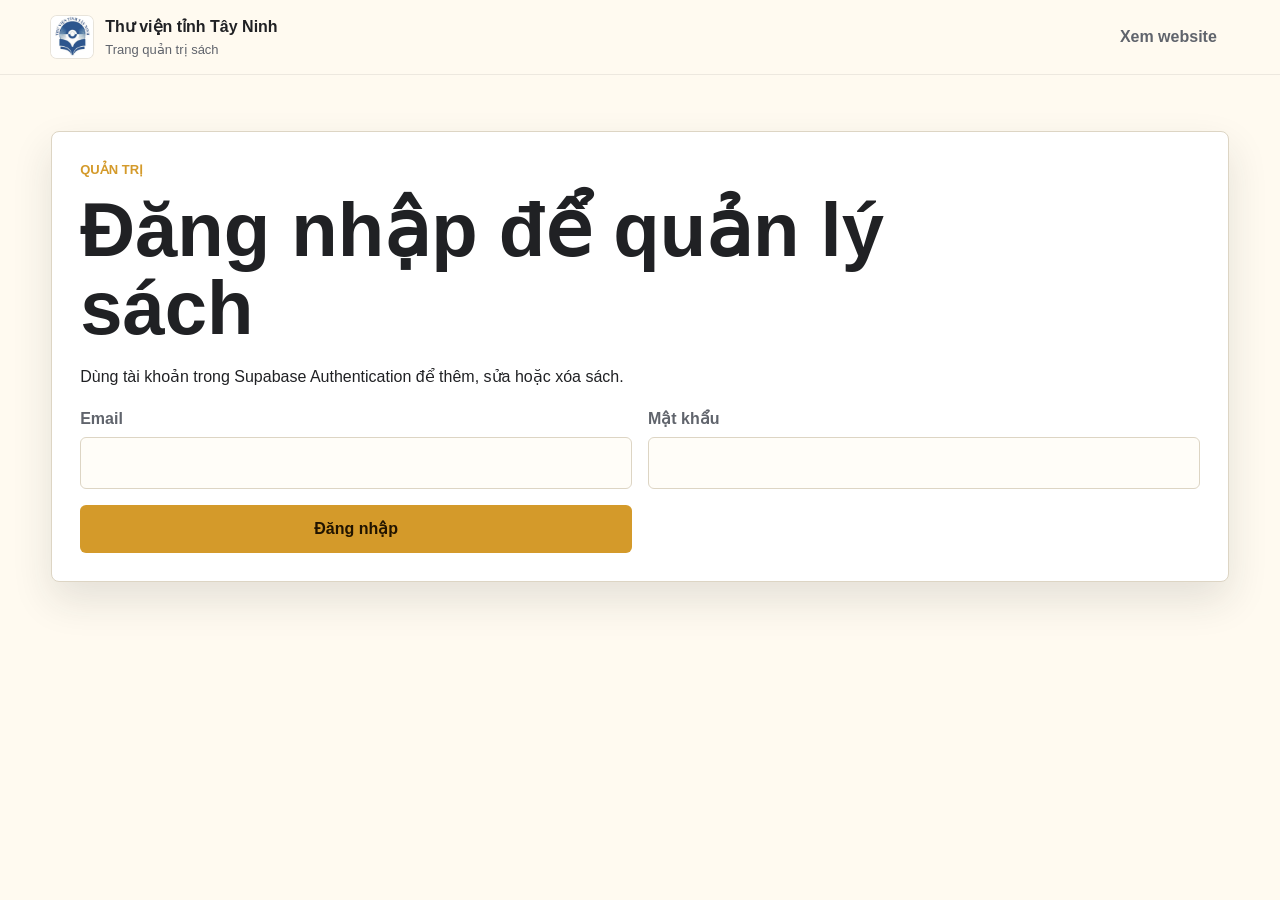
<file: admin.html>
<!doctype html>
<html lang="vi">
  <head>
    <meta charset="utf-8">
    <meta name="viewport" content="width=device-width, initial-scale=1">
    <title>Quản trị sách - Thư viện tỉnh Tây Ninh</title>
    <link rel="stylesheet" href="styles.css">
  </head>
  <body>
    <header class="topbar">
      <a class="brand" href="index.html#home" aria-label="Trang chủ Thư viện tỉnh Tây Ninh">
        <img class="brand-logo" src="assets/logo-thu-vien-tay-ninh.jpg" alt="Logo Thư viện tỉnh Tây Ninh">
        <span>
          <strong>Thư viện tỉnh Tây Ninh</strong>
          <small>Trang quản trị sách</small>
        </span>
      </a>
      <nav class="nav" aria-label="Điều hướng chính">
        <a href="index.html#sach">Xem website</a>
      </nav>
    </header>

    <main class="admin-page">
      <section class="admin-panel" id="loginPanel">
        <div>
          <p class="eyebrow">Quản trị</p>
          <h1>Đăng nhập để quản lý sách</h1>
          <p>Dùng tài khoản trong Supabase Authentication để thêm, sửa hoặc xóa sách.</p>
        </div>
        <form class="admin-form" id="loginForm">
          <label>
            Email
            <input name="email" type="email" required>
          </label>
          <label>
            Mật khẩu
            <input name="password" type="password" required>
          </label>
          <button class="button primary" type="submit">Đăng nhập</button>
        </form>
      </section>

      <section class="admin-panel hidden" id="editorPanel">
        <div class="admin-heading">
          <div>
            <p class="eyebrow">Database</p>
            <h1>Quản lý danh mục sách</h1>
          </div>
          <div class="admin-actions">
            <button class="button outline" id="importBooksButton" type="button">Nhập dữ liệu mẫu hiện có</button>
            <button class="button outline" id="newBookButton" type="button">Thêm sách mới</button>
          </div>
        </div>

        <div class="admin-message" id="adminMessage" role="status" aria-live="polite"></div>

        <div class="admin-settings">
          <div>
            <p class="eyebrow">Cuộc thi trực tuyến</p>
            <h2>Quản lý link dự thi</h2>
            <p>Link này sẽ được hiển thị ở nút “Mở link thi” và thẻ “Vào cuộc thi trực tuyến” trên trang chủ.</p>
          </div>
          <form class="admin-form contest-form" id="contestForm">
            <label class="wide">
              Link cuộc thi
              <input name="contestLink" type="url" placeholder="https://...">
            </label>
            <div class="admin-actions wide">
              <button class="button primary" type="submit">Lưu link thi</button>
              <a class="button outline" id="contestPreviewLink" href="https://thuvien.tayninh.gov.vn" target="_blank" rel="noreferrer">Mở link hiện tại</a>
            </div>
          </form>
        </div>

        <form class="admin-form book-editor" id="bookForm">
          <input name="id" type="hidden">
          <label>
            Tên sách
            <input name="title" type="text" required>
          </label>
          <label>
            Tác giả/nguồn
            <input name="author" type="text" required>
          </label>
          <label>
            Chủ đề
            <select name="category" required>
              <option value="lich-su">Lịch sử</option>
              <option value="ho-chi-minh">Hồ Chí Minh</option>
              <option value="thieu-nhi">Thiếu nhi</option>
              <option value="ky-nang">Kỹ năng</option>
              <option value="van-hoc">Văn học</option>
            </select>
          </label>
          <label>
            Nhãn hiển thị
            <input name="label" type="text" required>
          </label>
          <label>
            Đường dẫn ảnh bìa
            <input name="cover" type="text" placeholder="assets/books/ten-file.jpg">
          </label>
          <label>
            Link đọc online
            <input name="onlineUrl" type="url" placeholder="https://...">
          </label>
          <label>
            Thứ tự
            <input name="sortOrder" type="number" min="0" value="0">
          </label>
          <label class="wide">
            Giới thiệu sách
            <textarea name="desc" rows="5" required></textarea>
          </label>
          <div class="admin-actions wide">
            <button class="button primary" type="submit">Lưu sách</button>
            <button class="button outline" id="deleteBookButton" type="button">Xóa sách</button>
          </div>
        </form>

        <div class="admin-list" id="adminBookList"></div>
      </section>
    </main>

    <script src="supabase-config.js"></script>
    <script src="supabase-api.js"></script>
    <script src="script.js"></script>
    <script src="admin.js"></script>
  </body>
</html>
</file>
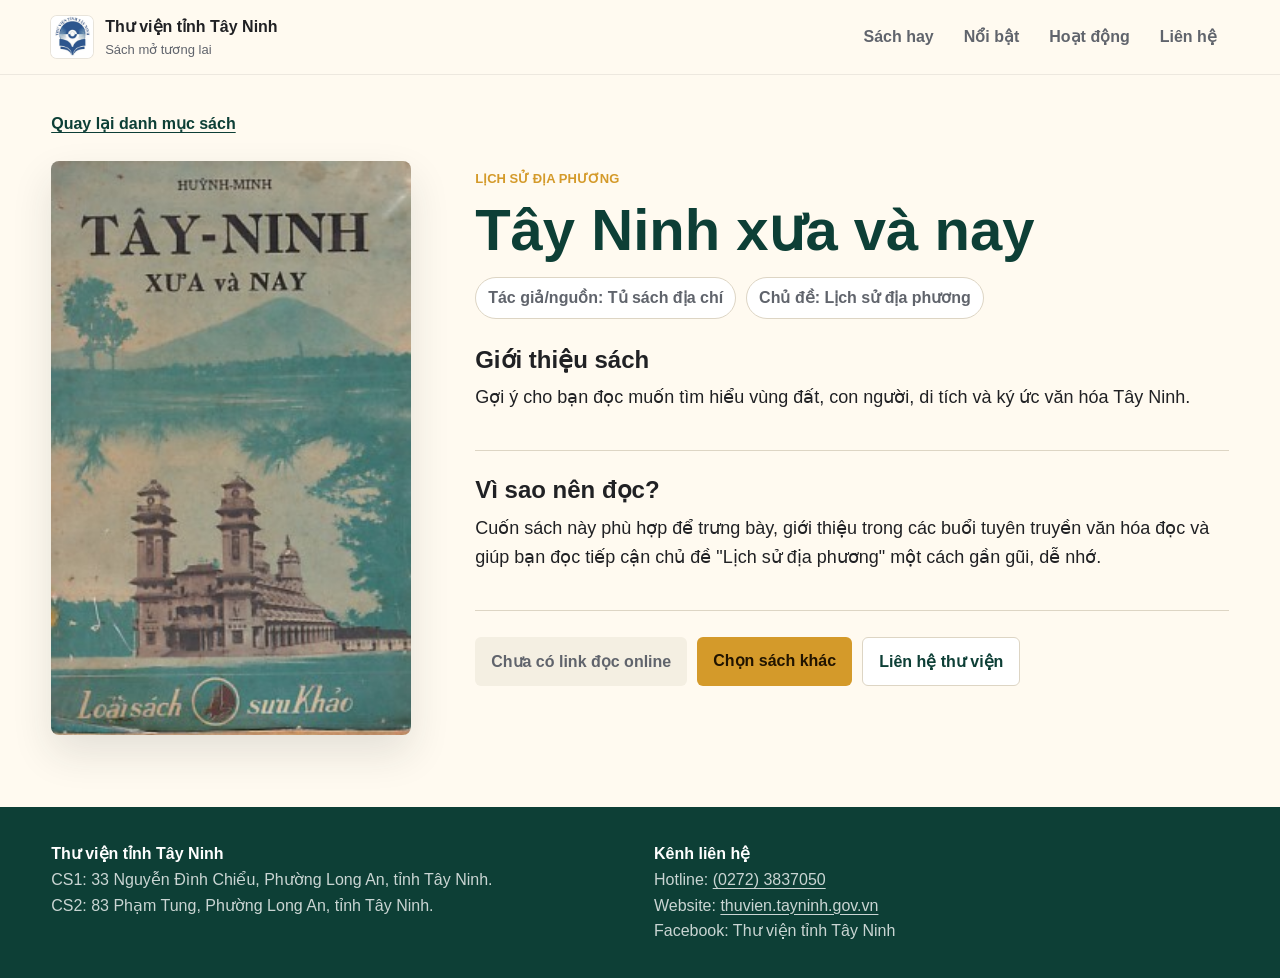
<file: book.html>
<!doctype html>
<html lang="vi">
  <head>
    <meta charset="utf-8">
    <meta name="viewport" content="width=device-width, initial-scale=1">
    <title>Chi tiết sách - Thư viện tỉnh Tây Ninh</title>
    <link rel="stylesheet" href="styles.css">
  </head>
  <body>
    <header class="topbar">
      <a class="brand" href="index.html#home" aria-label="Trang chủ Thư viện tỉnh Tây Ninh">
        <img class="brand-logo" src="assets/logo-thu-vien-tay-ninh.jpg" alt="Logo Thư viện tỉnh Tây Ninh">
        <span>
          <strong>Thư viện tỉnh Tây Ninh</strong>
          <small>Sách mở tương lai</small>
        </span>
      </a>
      <nav class="nav" aria-label="Điều hướng chính">
        <a href="index.html#sach">Sách hay</a>
        <a href="index.html#noi-bat">Nổi bật</a>
        <a href="index.html#hoat-dong">Hoạt động</a>
        <a href="index.html#lien-he">Liên hệ</a>
      </nav>
    </header>

    <main class="detail-page">
      <a class="back-link" href="index.html#sach">Quay lại danh mục sách</a>
      <section class="book-detail" id="bookDetail" aria-live="polite"></section>
    </main>

    <footer class="footer" id="lien-he">
      <div>
        <strong>Thư viện tỉnh Tây Ninh</strong>
        <p>CS1: 33 Nguyễn Đình Chiểu, Phường Long An, tỉnh Tây Ninh.</p>
        <p>CS2: 83 Phạm Tung, Phường Long An, tỉnh Tây Ninh.</p>
      </div>
      <div>
        <strong>Kênh liên hệ</strong>
        <p>Hotline: <a href="tel:02723837050">(0272) 3837050</a></p>
        <p>Website: <a href="https://thuvien.tayninh.gov.vn" target="_blank" rel="noreferrer">thuvien.tayninh.gov.vn</a></p>
        <p>Facebook: Thư viện tỉnh Tây Ninh</p>
      </div>
    </footer>

    <script src="supabase-config.js"></script>
    <script src="supabase-api.js"></script>
    <script src="script.js"></script>
    <script src="book-detail.js"></script>
  </body>
</html>
</file>
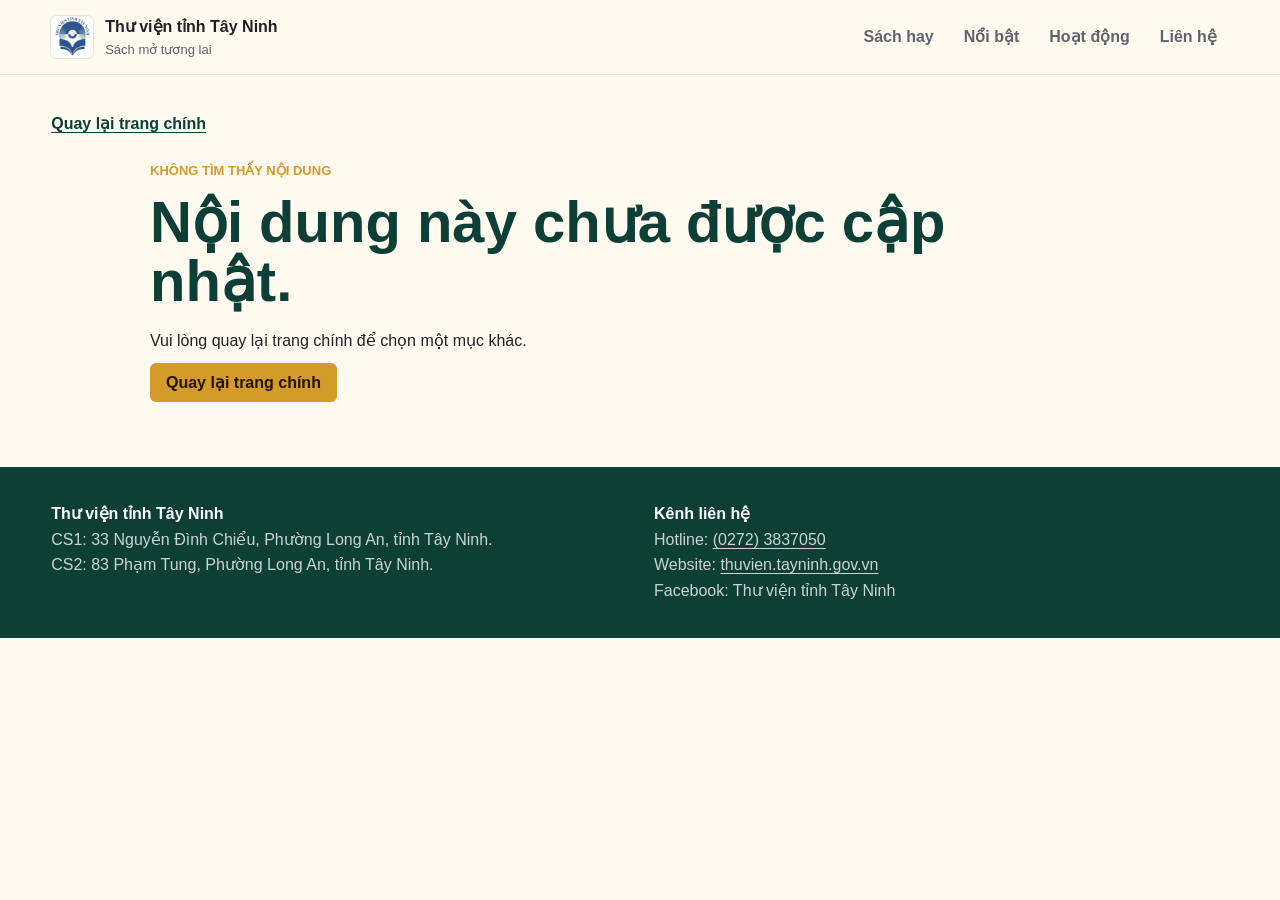
<file: topic.html>
<!doctype html>
<html lang="vi">
  <head>
    <meta charset="utf-8">
    <meta name="viewport" content="width=device-width, initial-scale=1">
    <title>Thông tin chi tiết - Thư viện tỉnh Tây Ninh</title>
    <link rel="stylesheet" href="styles.css">
  </head>
  <body>
    <header class="topbar">
      <a class="brand" href="index.html#home" aria-label="Trang chủ Thư viện tỉnh Tây Ninh">
        <img class="brand-logo" src="assets/logo-thu-vien-tay-ninh.jpg" alt="Logo Thư viện tỉnh Tây Ninh">
        <span>
          <strong>Thư viện tỉnh Tây Ninh</strong>
          <small>Sách mở tương lai</small>
        </span>
      </a>
      <nav class="nav" aria-label="Điều hướng chính">
        <a href="index.html#sach">Sách hay</a>
        <a href="index.html#noi-bat">Nổi bật</a>
        <a href="index.html#hoat-dong">Hoạt động</a>
        <a href="index.html#lien-he">Liên hệ</a>
      </nav>
    </header>

    <main class="detail-page">
      <a class="back-link" href="index.html#home">Quay lại trang chính</a>
      <section class="topic-detail" id="topicDetail" aria-live="polite"></section>
    </main>

    <footer class="footer" id="lien-he">
      <div>
        <strong>Thư viện tỉnh Tây Ninh</strong>
        <p>CS1: 33 Nguyễn Đình Chiểu, Phường Long An, tỉnh Tây Ninh.</p>
        <p>CS2: 83 Phạm Tung, Phường Long An, tỉnh Tây Ninh.</p>
      </div>
      <div>
        <strong>Kênh liên hệ</strong>
        <p>Hotline: <a href="tel:02723837050">(0272) 3837050</a></p>
        <p>Website: <a href="https://thuvien.tayninh.gov.vn" target="_blank" rel="noreferrer">thuvien.tayninh.gov.vn</a></p>
        <p>Facebook: Thư viện tỉnh Tây Ninh</p>
      </div>
    </footer>

    <script src="supabase-config.js"></script>
    <script src="supabase-api.js"></script>
    <script src="script.js"></script>
    <script src="topic-detail.js"></script>
  </body>
</html>
</file>
<file: styles.css>
:root {
  --ink: #202124;
  --muted: #60646c;
  --paper: #fffaf0;
  --soft: #f4efe2;
  --line: #ddd5c4;
  --green: #176b5b;
  --green-dark: #0d3f36;
  --red: #b23b2f;
  --gold: #d49a2a;
  --blue: #245c8f;
  --white: #ffffff;
  --shadow: 0 18px 40px rgba(36, 38, 42, 0.12);
  --font-sans: "Segoe UI", "Roboto", "Helvetica Neue", Arial, sans-serif;
  --font-display: "Segoe UI", "Roboto", "Helvetica Neue", Arial, sans-serif;
}

* {
  box-sizing: border-box;
}

html {
  scroll-behavior: smooth;
}

body {
  margin: 0;
  color: var(--ink);
  background: var(--paper);
  font-family: var(--font-sans);
  line-height: 1.6;
  text-rendering: optimizeLegibility;
  -webkit-font-smoothing: antialiased;
}

a {
  color: inherit;
  text-decoration: none;
}

button,
input,
select,
textarea {
  font: inherit;
}

.topbar {
  position: sticky;
  top: 0;
  z-index: 10;
  display: flex;
  align-items: center;
  justify-content: space-between;
  gap: 20px;
  padding: 14px clamp(18px, 4vw, 56px);
  border-bottom: 1px solid rgba(32, 33, 36, 0.08);
  background: rgba(255, 250, 240, 0.92);
  backdrop-filter: blur(16px);
}

.brand {
  display: inline-flex;
  align-items: center;
  gap: 12px;
  min-width: 220px;
}

.brand-logo {
  width: 42px;
  height: 42px;
  border-radius: 6px;
  object-fit: contain;
  background: var(--white);
  box-shadow: 0 0 0 1px rgba(32, 33, 36, 0.1);
}

.brand strong,
.brand small {
  display: block;
}

.brand small {
  color: var(--muted);
  font-size: 13px;
}

.brand strong {
  font-weight: 700;
}

.nav {
  display: flex;
  flex-wrap: wrap;
  justify-content: flex-end;
  gap: 6px;
}

.nav a {
  padding: 8px 12px;
  border-radius: 6px;
  color: var(--muted);
  font-weight: 600;
}

.nav a:hover {
  background: var(--soft);
  color: var(--ink);
}

.nav .admin-link {
  background: var(--green);
  color: var(--white);
}

.nav .admin-link:hover {
  background: var(--green-dark);
  color: var(--white);
}

.hero {
  position: relative;
  min-height: 620px;
  display: grid;
  align-items: end;
  padding: clamp(80px, 13vw, 160px) clamp(18px, 4vw, 56px) 54px;
  overflow: hidden;
  color: var(--white);
}

.hero-media,
.hero-media::after {
  position: absolute;
  inset: 0;
}

.hero-media::after {
  content: "";
  background:
    linear-gradient(90deg, rgba(13, 63, 54, 0.92), rgba(13, 63, 54, 0.58), rgba(13, 63, 54, 0.18)),
    linear-gradient(0deg, rgba(0, 0, 0, 0.45), transparent 42%);
}

.hero-media img {
  width: 100%;
  height: 100%;
  object-fit: cover;
}

.hero-content {
  position: relative;
  max-width: 780px;
}

.hero-logo {
  width: 96px;
  height: 96px;
  margin-bottom: 18px;
  border-radius: 8px;
  object-fit: contain;
  background: var(--white);
  box-shadow: 0 18px 36px rgba(0, 0, 0, 0.2);
}

.eyebrow {
  margin: 0 0 10px;
  color: var(--gold);
  font-size: 13px;
  font-weight: 700;
  letter-spacing: 0;
  text-transform: uppercase;
}

h1,
h2,
h3,
p {
  margin-top: 0;
}

h1 {
  margin-bottom: 18px;
  max-width: 840px;
  font-family: var(--font-display);
  font-size: clamp(42px, 7vw, 76px);
  font-weight: 750;
  line-height: 1.02;
}

h2 {
  margin-bottom: 16px;
  font-family: var(--font-display);
  font-size: clamp(28px, 4vw, 46px);
  font-weight: 720;
  line-height: 1.12;
}

h3 {
  margin-bottom: 8px;
  font-size: 20px;
  font-weight: 700;
  line-height: 1.2;
}

.hero-content p:not(.eyebrow) {
  max-width: 640px;
  font-size: 19px;
}

.hero-actions,
.filters {
  display: flex;
  flex-wrap: wrap;
  gap: 10px;
}

.button,
.filter {
  border: 0;
  border-radius: 6px;
  padding: 11px 16px;
  cursor: pointer;
  font-weight: 700;
}

.button.primary {
  background: var(--gold);
  color: #211400;
}

.button.ghost {
  border: 1px solid rgba(255, 255, 255, 0.7);
  color: var(--white);
}

.button.dark {
  background: var(--green-dark);
  color: var(--white);
}

.button.outline {
  border: 1px solid var(--line);
  background: var(--white);
  color: var(--green-dark);
}

.button.disabled,
.button:disabled {
  background: var(--soft);
  color: var(--muted);
  cursor: not-allowed;
}

.stats {
  display: grid;
  grid-template-columns: repeat(3, 1fr);
  gap: 1px;
  background: var(--line);
}

.stats article {
  min-height: 148px;
  padding: 28px clamp(18px, 4vw, 46px);
  background: var(--white);
}

.stats strong {
  display: block;
  color: var(--red);
  font-size: 44px;
  line-height: 1;
}

.stats span {
  color: var(--muted);
  font-weight: 600;
}

.section {
  padding: 74px clamp(18px, 4vw, 56px);
}

.intro,
.section-head,
.split,
.recommend,
.spotlight {
  max-width: 1180px;
  margin: 0 auto;
}

.intro {
  display: grid;
  grid-template-columns: 0.8fr 1.2fr;
  gap: 36px;
}

.idea-grid,
.book-grid {
  display: grid;
  grid-template-columns: repeat(2, minmax(0, 1fr));
  gap: 16px;
}

.info-card,
.book-card,
.notice,
.suggestions li {
  border: 1px solid var(--line);
  border-radius: 8px;
  background: var(--white);
  box-shadow: 0 6px 20px rgba(36, 38, 42, 0.06);
}

.info-card {
  padding: 22px;
  color: inherit;
  transition: transform 0.18s ease, box-shadow 0.18s ease;
}

.info-card:hover {
  transform: translateY(-3px);
  box-shadow: 0 12px 28px rgba(36, 38, 42, 0.12);
}

.feature-band {
  max-width: none;
  background: #edf4f2;
}

.section-head {
  display: flex;
  align-items: end;
  justify-content: space-between;
  gap: 24px;
  margin-bottom: 26px;
}

.filter {
  border: 1px solid var(--line);
  background: var(--white);
  color: var(--muted);
}

.filter.active {
  border-color: var(--green);
  background: var(--green);
  color: var(--white);
}

.book-grid {
  max-width: 1180px;
  margin: 0 auto;
}

.book-card {
  display: grid;
  grid-template-columns: 168px 1fr;
  min-height: 252px;
  overflow: hidden;
  color: inherit;
  transition: transform 0.18s ease, box-shadow 0.18s ease;
}

.book-card:hover {
  transform: translateY(-3px);
  box-shadow: 0 12px 28px rgba(36, 38, 42, 0.12);
}

.book-cover {
  display: grid;
  place-items: center;
  align-self: start;
  width: 168px;
  height: 252px;
  aspect-ratio: 2 / 3;
  padding: 18px;
  color: var(--white);
  text-align: center;
  font-weight: 700;
}

.book-cover.has-image {
  align-items: center;
  padding: 0;
  background: #f8f5ec;
}

.book-cover img {
  width: 100%;
  height: 100%;
  object-fit: contain;
  background: #f8f5ec;
}

.book-card:nth-child(4n + 1) .book-cover {
  background: var(--green);
}

.book-card:nth-child(4n + 2) .book-cover {
  background: var(--red);
}

.book-card:nth-child(4n + 3) .book-cover {
  background: var(--blue);
}

.book-card:nth-child(4n + 4) .book-cover {
  background: #6f4a8e;
}

.book-info {
  padding: 20px;
}

.book-info p:last-child {
  margin-bottom: 0;
}

.tag {
  display: inline-block;
  margin-bottom: 10px;
  border-radius: 999px;
  padding: 3px 9px;
  background: var(--soft);
  color: var(--green-dark);
  font-size: 13px;
  font-weight: 700;
}

.split,
.spotlight {
  display: grid;
  grid-template-columns: minmax(0, 0.9fr) minmax(0, 1.1fr);
  gap: 42px;
  align-items: start;
}

.spotlight {
  border-top: 1px solid var(--line);
}

.spotlight-list {
  display: grid;
  gap: 14px;
}

.spotlight-list span {
  display: inline-grid;
  width: 38px;
  height: 38px;
  place-items: center;
  margin-bottom: 12px;
  border-radius: 999px;
  background: var(--green);
  color: var(--white);
  font-weight: 700;
}

.timeline {
  display: grid;
  gap: 14px;
}

.contest-section > div:first-child {
  display: grid;
  gap: 14px;
}

.contest-actions {
  display: flex;
  flex-wrap: wrap;
  gap: 10px;
  margin-top: 8px;
}

.timeline time {
  display: block;
  color: var(--red);
  font-weight: 700;
}

.contest-card {
  border-color: rgba(0, 77, 64, 0.28);
  background: #edf4f2;
}

.contest-link-text {
  display: inline-block;
  margin-top: 12px;
  border-radius: 999px;
  padding: 7px 10px;
  background: var(--green-dark);
  color: var(--white);
  font-size: 14px;
  font-weight: 700;
}

.footer a {
  text-decoration: underline;
  text-underline-offset: 3px;
}

.notice {
  margin-top: 22px;
  padding: 16px;
  color: var(--green-dark);
}

label {
  display: grid;
  gap: 6px;
  color: var(--muted);
  font-weight: 600;
}

input,
select,
textarea {
  width: 100%;
  border: 1px solid var(--line);
  border-radius: 6px;
  padding: 12px 13px;
  background: #fffdf8;
  color: var(--ink);
}

textarea {
  resize: vertical;
}

.recommend {
  border-top: 1px solid var(--line);
  display: grid;
  grid-template-columns: minmax(0, 0.9fr) minmax(320px, 1.1fr);
  gap: 24px;
  align-items: start;
}

.recommend-copy {
  display: grid;
  gap: 14px;
}

.recommend-copy p:not(.eyebrow) {
  max-width: 520px;
  color: var(--muted);
  font-size: 18px;
}

.suggest-intents {
  display: flex;
  flex-wrap: wrap;
  gap: 10px;
  margin-top: 6px;
}

.suggest-intents span {
  border: 1px solid rgba(0, 77, 64, 0.16);
  border-radius: 999px;
  padding: 8px 12px;
  background: #edf4f2;
  color: var(--green-dark);
  font-size: 14px;
  font-weight: 700;
}

.suggest-panel {
  border: 1px solid var(--line);
  border-radius: 8px;
  background: var(--white);
  box-shadow: var(--shadow);
}

.suggest-form {
  display: grid;
  grid-template-columns: 1fr;
  gap: 14px;
  padding: 22px;
}

.suggest-form .button {
  justify-self: start;
}

.suggestions-head {
  grid-column: 1 / -1;
  margin-top: 16px;
}

.suggestions-head h3 {
  margin-bottom: 0;
}

.detail-page {
  padding: 36px clamp(18px, 4vw, 56px) 72px;
}

.back-link {
  display: inline-flex;
  margin-bottom: 24px;
  color: var(--green-dark);
  font-weight: 700;
  text-decoration: underline;
  text-underline-offset: 3px;
}

.book-detail {
  display: grid;
  grid-template-columns: minmax(240px, 360px) minmax(0, 1fr);
  gap: clamp(28px, 5vw, 64px);
  max-width: 1180px;
  margin: 0 auto;
  align-items: start;
}

.detail-cover {
  display: grid;
  min-height: 520px;
  place-items: center;
  overflow: hidden;
  border-radius: 8px;
  background: var(--green);
  color: var(--white);
  box-shadow: var(--shadow);
  text-align: center;
  font-size: 24px;
  font-weight: 700;
}

.detail-cover.has-image {
  background: #f8f5ec;
}

.detail-cover img {
  width: 100%;
  height: 100%;
  max-height: 640px;
  object-fit: cover;
}

.detail-copy {
  padding-top: 8px;
}

.detail-copy h1 {
  color: var(--green-dark);
  font-size: clamp(36px, 5vw, 58px);
}

.detail-meta {
  display: flex;
  flex-wrap: wrap;
  gap: 10px;
  margin: 0 0 28px;
}

.detail-meta span {
  border: 1px solid var(--line);
  border-radius: 999px;
  padding: 7px 12px;
  background: var(--white);
  color: var(--muted);
  font-weight: 600;
}

.detail-copy section {
  margin-bottom: 26px;
  padding-bottom: 20px;
  border-bottom: 1px solid var(--line);
}

.detail-copy section h2 {
  margin-bottom: 10px;
  font-size: 24px;
}

.detail-copy section p {
  max-width: 760px;
  font-size: 18px;
}

.detail-actions {
  display: flex;
  flex-wrap: wrap;
  gap: 10px;
}

.topic-detail {
  max-width: 980px;
  margin: 0 auto;
}

.topic-copy h1 {
  color: var(--green-dark);
  font-size: clamp(36px, 5vw, 58px);
}

.topic-intro {
  max-width: 820px;
  font-size: 19px;
}

.topic-sections {
  display: grid;
  gap: 14px;
  margin: 30px 0;
}

.topic-sections article {
  display: grid;
  grid-template-columns: 46px 1fr;
  gap: 16px;
  padding: 20px;
  border: 1px solid var(--line);
  border-radius: 8px;
  background: var(--white);
}

.topic-sections span {
  display: grid;
  width: 38px;
  height: 38px;
  place-items: center;
  border-radius: 999px;
  background: var(--green);
  color: var(--white);
  font-weight: 700;
}

.topic-sections p {
  margin-bottom: 0;
}

.topic-suggestions {
  margin-bottom: 28px;
  padding: 22px;
  border-radius: 8px;
  background: #edf4f2;
}

.topic-suggestions h2 {
  margin-bottom: 12px;
  font-size: 24px;
}

.topic-suggestions ul {
  display: grid;
  gap: 8px;
  margin: 0;
  padding-left: 20px;
}

.hidden {
  display: none !important;
}

.admin-page {
  padding: 56px clamp(18px, 4vw, 56px) 80px;
}

.admin-panel {
  max-width: 1180px;
  margin: 0 auto 28px;
  padding: 28px;
  border: 1px solid var(--line);
  border-radius: 8px;
  background: var(--white);
  box-shadow: var(--shadow);
}

.admin-heading {
  display: flex;
  align-items: end;
  justify-content: space-between;
  gap: 18px;
}

.admin-form {
  display: grid;
  grid-template-columns: repeat(2, minmax(0, 1fr));
  gap: 16px;
}

.admin-form .wide,
.admin-actions {
  grid-column: 1 / -1;
}

.admin-actions {
  display: flex;
  flex-wrap: wrap;
  gap: 10px;
}

.admin-message {
  min-height: 42px;
  margin: 18px 0;
  padding: 12px 14px;
  border-radius: 8px;
  background: #edf4f2;
  color: var(--green-dark);
}

.admin-message[data-type="error"] {
  background: #fff0eb;
  color: var(--red);
}

.admin-settings {
  display: grid;
  gap: 18px;
  margin-bottom: 24px;
  padding: 22px;
  border: 1px solid rgba(0, 77, 64, 0.14);
  border-radius: 8px;
  background: #edf4f2;
}

.admin-settings h2 {
  margin-bottom: 8px;
  font-size: 26px;
}

.admin-settings p:not(.eyebrow) {
  margin-bottom: 0;
  color: var(--muted);
}

.admin-list {
  display: grid;
  grid-template-columns: repeat(2, minmax(0, 1fr));
  gap: 10px;
  margin-top: 24px;
}

.admin-book-item {
  border: 1px solid var(--line);
  border-radius: 8px;
  padding: 14px;
  background: #fffdf8;
  color: var(--ink);
  cursor: pointer;
  text-align: left;
}

.admin-book-item strong,
.admin-book-item span {
  display: block;
}

.admin-book-item span {
  color: var(--muted);
  font-size: 14px;
}

.admin-book-item:hover {
  border-color: var(--green);
}

.suggestions {
  display: grid;
  grid-column: 1 / -1;
  grid-template-columns: repeat(2, minmax(0, 1fr));
  gap: 12px;
  margin: 0;
  padding: 0;
  list-style: none;
}

.suggestions li {
  position: relative;
  overflow: hidden;
  padding: 16px;
}

.suggestions li::before {
  content: "";
  position: absolute;
  inset: 0 auto 0 0;
  width: 4px;
  background: var(--gold);
}

.suggestions strong {
  display: block;
  margin-bottom: 8px;
  color: var(--green-dark);
}

.suggestions p {
  margin-bottom: 0;
  color: var(--muted);
}

.footer {
  display: grid;
  grid-template-columns: repeat(2, 1fr);
  gap: 28px;
  padding: 34px clamp(18px, 4vw, 56px);
  background: var(--green-dark);
  color: var(--white);
}

.footer p {
  margin-bottom: 0;
  color: rgba(255, 255, 255, 0.78);
}

@media (max-width: 820px) {
  .topbar,
  .section-head,
  .intro,
  .split,
  .spotlight,
  .recommend,
  .book-detail,
  .footer {
    grid-template-columns: 1fr;
  }

  .topbar {
    align-items: flex-start;
    display: grid;
  }

  .nav {
    justify-content: flex-start;
  }

  .hero {
    min-height: 560px;
  }

  .stats,
  .idea-grid,
  .book-grid,
  .suggestions {
    grid-template-columns: 1fr;
  }

  .suggest-form {
    grid-template-columns: 1fr;
  }

  .admin-heading,
  .admin-form,
  .admin-list {
    grid-template-columns: 1fr;
  }

  .detail-cover {
    min-height: auto;
  }

  .detail-cover img {
    max-height: none;
  }
}

@media (max-width: 520px) {
  .book-card {
    grid-template-columns: 1fr;
  }

  .book-cover {
    width: 100%;
    max-width: 220px;
    height: auto;
    margin: 0 auto;
    min-height: auto;
  }

  .book-cover img {
    max-height: none;
  }

  .hero-content p:not(.eyebrow) {
    font-size: 17px;
  }
}
</file>
